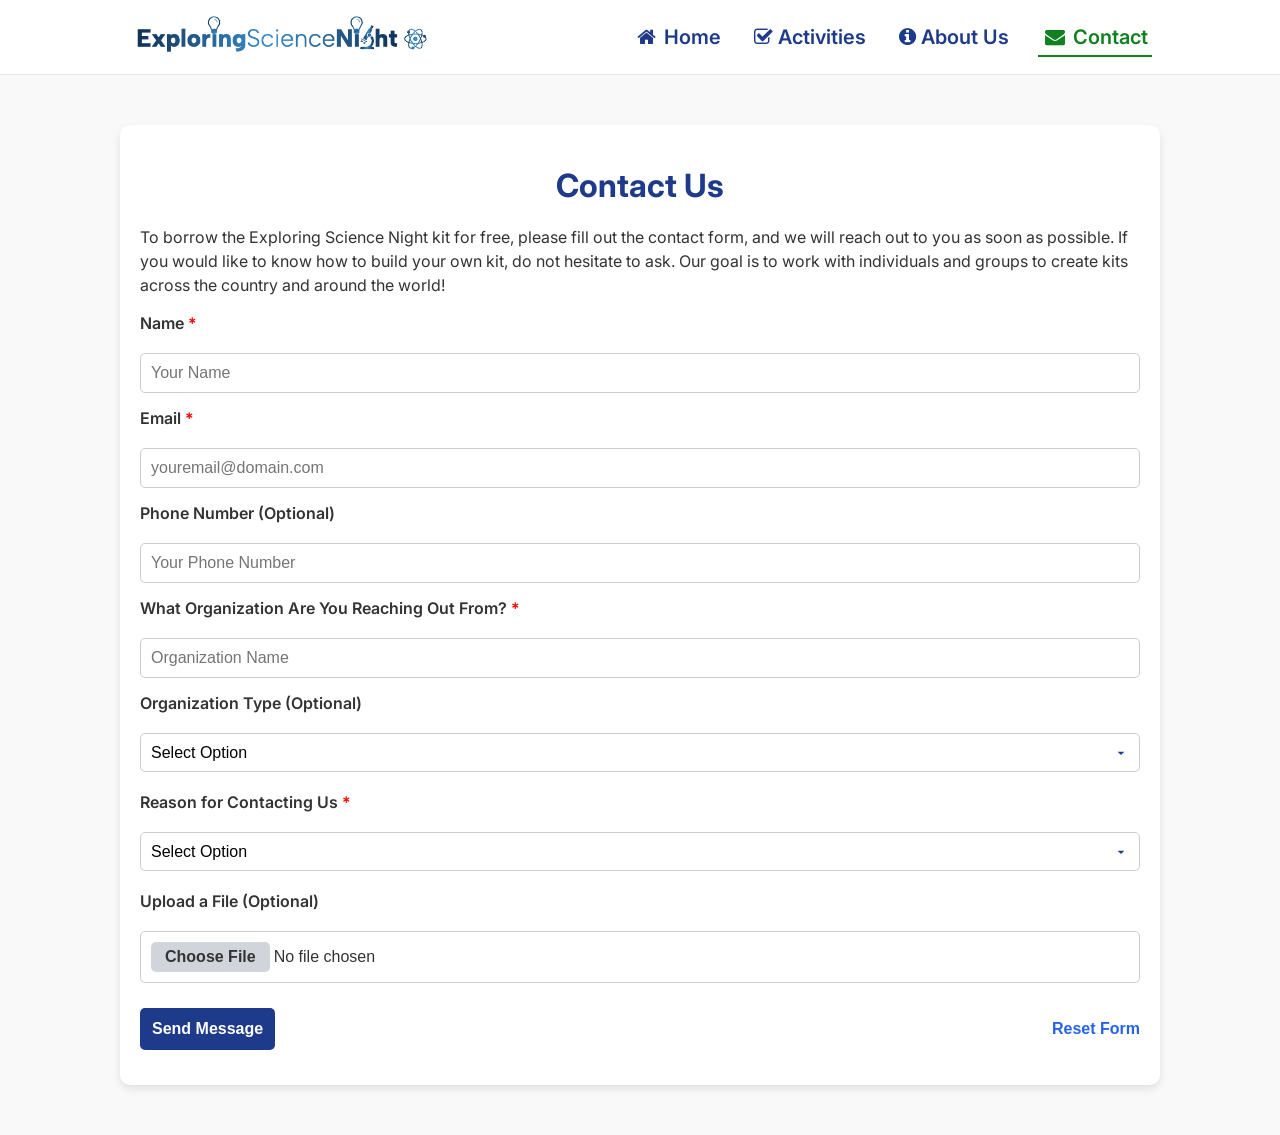
<file: contact.html>
<!DOCTYPE html>
<html lang="en">
<head>
  <meta charset="UTF-8">
  <title>Exploring Science Night - Contact Us</title>
  <link rel="icon" type="image/x-icon" href="/favicon-16X16.png">
  <link rel="stylesheet" href="https://cdnjs.cloudflare.com/ajax/libs/font-awesome/4.7.0/css/font-awesome.min.css">
  <link href="https://fonts.googleapis.com/css2?family=Inter:wght@400;600&display=swap" rel="stylesheet">
  <style>
    body {
      font-family: 'Inter', sans-serif;
      margin: 0;
      padding: 0;
      background: #f9f9f9;
      color: #333;
    }
    nav {
      background: #ffffff;
      border-bottom: 1px solid #e5e7eb;
      padding: 10px 10vw;
      position: sticky;
      top: 0;
      z-index: 1000;
      display: flex;
      align-items: center;
      justify-content: space-between;
      flex-wrap: wrap;
      position: relative;
    }
    #logo {
      height: 50px;
      width: auto;
    }
    nav ul {
      list-style: none;
      margin: 0;
      padding: 0;
      display: flex;
      justify-content: center;
      gap: 25px;
      flex-wrap: wrap;
    }
    nav ul li a {
      text-decoration: none;
      color: #1e3a8a;
      font-size: 1.25rem;
      font-weight: 600;
      padding: 6px 4px;
      transition: color 0.2s, border-bottom 0.2s;
      border-bottom: 2px solid transparent;
    }
    nav ul li a.active {
      color: #11801f;
      border-bottom: 2px solid #11801f;
    }
    nav ul li a:hover {
      color: #2563eb;
      border-bottom: 2px solid #2563eb;
    }
    .hamburger {
      display: none;
      flex-direction: column;
      gap: 4px;
      cursor: pointer;
    }
    .hamburger div {
      width: 25px;
      height: 3px;
      background: #1e3a8a;
    }
    @media (max-width: 1100px) {
      #logo {
        height: 40px;
      }
      nav ul li a {
        font-size: 15px;
      }
    }
    @media (max-width: 850px) {
      .hamburger {
        display: flex;
      }
      nav ul {
        display: none;
        flex-direction: column;
        position: absolute;
        top: 100%;
        right: 10vw;
        background: #ffffff;
        border: 1px solid #e5e7eb;
        border-radius: 5px;
        box-shadow: 0 4px 6px rgba(0,0,0,0.1);
        width: max-content;
        overflow: hidden;
        transition: max-height 0.3s ease;
        max-height: 0;
        gap: 0;
      }
      nav ul.show {
        display: flex;
        max-height: 500px;
      }
      nav ul li {
        margin: 0;
        padding: 4px 12px;
      }
    }
    @media (max-width: 350px) {
      #logo {
        display: none;
      }
    }
    #container {
      max-width: 1000px;
      margin: 50px auto;
      padding: 20px;
      background: #ffffff;
      border-radius: 10px;
      box-shadow: 0 4px 8px rgba(0,0,0,0.1);
    }
    h1 {
      text-align: center;
      color: #1e3a8a;
      margin-bottom: 20px;
    }
    p{
      line-height: 1.5;
    }
    #contact-form form {
      display: flex;
      flex-direction: column;
      gap: 15px;
    }
    #contact-form label {
      font-weight: 600;
      margin-bottom: 5px;
    }
    #contact-form label.required::after {
      content: " *";
      color: red;
    }
    #contact-form input,
    #contact-form textarea {
      padding: 10px;
      font-size: 1rem;
      border: 1px solid #ccc;
      border-radius: 5px;
      width: 100%;
      box-sizing: border-box;
    }
    #contact-form textarea {
      resize: vertical;
    }
    #buttonRow {
      display: flex;
      justify-content: space-between;
      align-items: center;
      margin-top: 10px;
      width: 100%;
    }
    #submitButton {
      padding: 12px;
      font-size: 1rem;
      font-weight: 600;
      color: #ffffff;
      background-color: #1e3a8a;
      border: none;
      border-radius: 5px;
      cursor: pointer;
      transition: background-color 0.2s;
    }
    #resetButton {
      background: none;
      border: none;
      color: #2563eb;
      font-size: 1rem;
      font-weight: 600;
      cursor: pointer;
      text-decoration: none;
      transition: color 0.2s;
      padding: 0;
    }
    #resetButton:hover {
      background-color: transparent !important;
      text-decoration: underline;
    }
    #contact-form select {
      padding: 10px;
      font-size: 1rem;
      border: 1px solid #ccc;
      border-radius: 5px;
      width: 100%;
      box-sizing: border-box;
      background-color: #fff;
      appearance: none;
      -webkit-appearance: none;
      -moz-appearance: none;
      background-image: url("data:image/svg+xml;utf8,<svg fill='%231e3a8a' height='20' viewBox='0 0 24 24' width='20' xmlns='http://www.w3.org/2000/svg'><path d='M7 10l5 5 5-5z'/></svg>");
      background-repeat: no-repeat;
      background-position: right 10px center;
      background-size: 16px;
      cursor: pointer;
      margin-bottom: 5px;
    }
    #contact-form select:hover, #contact-form select:focus {
      border-color: #2563eb;
      box-shadow: 0 0 0 3px rgba(37, 99, 235, 0.2);
      outline: none;
    }
    .otherContainer {
      display: none;
      flex-direction: column;
      gap: 15px;
    }
    #contact-form button:hover {
      background-color: #2563eb;
    }
    #file {
      padding: 10px;
      font-size: 1rem;
      border: 1px solid #ccc;
      border-radius: 5px;
      width: 100%;
      box-sizing: border-box;
      background-color: #fff;
      color: #333;
      cursor: pointer;
      transition: border-color 0.2s, box-shadow 0.2s;
    }
    #file:hover, #file:focus {
      border-color: #2563eb;
      box-shadow: 0 0 0 3px rgba(37, 99, 235, 0.15);
      outline: none;
    }
    #file::-webkit-file-upload-button {
      background: #d1d5db;
      color: #333;
      border: none;
      border-radius: 5px;
      font-weight: 600;
      padding: 6px 14px;
      font-size: 1rem;
      cursor: pointer;
      transition: background 0.2s;
    }
    #file::-webkit-file-upload-button:hover {
      background: #babdc2;
    }
    #file::file-selector-button {
      background: #d1d5db;
      color: #333;
      border: none;
      border-radius: 5px;
      font-weight: 600;
      padding: 6px 14px;
      font-size: 1rem;
      cursor: pointer;
      transition: background 0.2s;
    }
    #file::file-selector-button:hover {
      background: #babdc2;
    }
    #formResponse {
      margin-top: 15px;
      font-weight: 600;
    }
  </style>
</head>
<body>
  <div>
    <nav>
      <a href="home.html"><img id="logo" src="/logo.png" alt="Exploring Science Night Logo"></a>
      <div class="hamburger" onclick="hamburgerMenu()">
        <div></div>
        <div></div>
        <div></div>
      </div>
      <ul id="nav-links">
        <li><a href="home.html"><i class="fa fa-fw fa-home"></i> Home</a></li>
        <li><a href="activities.html"><i class="fa fa-check-square-o"></i> Activities</a></li>
        <li><a href="about.html"><i class="fa fa-info-circle"></i> About Us</a></li>
        <li><a href="contact.html" class="active"><i class="fa fa-fw fa-envelope"></i> Contact</a></li>
      </ul>
    </nav>
  </div>
  <div id="container">
    <h1>Contact Us</h1>
    <p>To borrow the Exploring Science Night kit for free, please fill out the contact form, and we will reach out to you as soon as possible. If you would like to know how to build your own kit, do not hesitate to ask. Our goal is to work with individuals and groups to create kits across the country and around the world!</p>
    <div id="contact-form">
      <form id="contactForm" data-form-id="xblzgraw">
        <label for="name" class="required">Name</label>
        <input type="text" id="name" name="Name:" required placeholder="Your Name">
        <label for="email" class="required">Email</label>
        <input type="text" id="email" name="Email:" required placeholder="youremail@domain.com">
        <label for="phoneNumber">Phone Number (Optional)</label>
        <input type="text" id="phoneNumber" name="Phone Number:" placeholder="Your Phone Number">
        <label for="organization" class="required">What Organization Are You Reaching Out From?</label>
        <input type="text" id="organization" name="Organization:" required placeholder="Organization Name">
        <label for="organization-type">Organization Type (Optional)</label>
        <select name="Organization Type:" id="organization-type">
          <option value="Prefer Not to Say" selected hidden>Select Option</option>
          <option value="Class/School">Class/School</option>
          <option value="Other">Other</option>
          <option value="Prefer Not to Say">Prefer Not to Say</option>
        </select>
        <div class="otherContainer">
          <label for="otherOrgType" class="required">Specify Your Organization Type:</label>
          <input type="text" id="otherOrgType" name="Specific Organization Type:" required placeholder="Organization Type">
        </div>
        <label for="reason" class="required">Reason for Contacting Us</label>
        <select name="Reason For Contacting:" id="reason">
          <option value="" disabled selected hidden>Select Option</option>
          <option value="Want to Borrow Kit">Borrow a Kit (Seattle Area Only)</option>
          <option value="Want to Build A Kit">Want to Build a Kit</option>
          <option value="Just Saying Hi">Just Saying Hi</option>
          <option value="Other. See Below">Other</option>
        </select>
        <div class="otherContainer">
          <label for="otherReason" class="required">Specify Your Reason for Contacting Us:</label>
          <textarea id="otherReason" name="Specific Reason for Contacting:" rows="5" required placeholder="Reason For Contacting Us"></textarea>
        </div>
        <label for="file">Upload a File (Optional)</label>
        <input type="file" id="file" name="File:">
        <div id="buttonRow">
          <button type="submit" id="submitButton">Send Message</button>
          <button type="reset" id="resetButton">Reset Form</button>
        </div>
      </form>
      <div id="formResponse"></div>
    </div>
  </div>
  <script>
    function hamburgerMenu() {
      const navLinks = document.getElementById("nav-links");
      navLinks.classList.toggle("show");
    }

    const toggles = [
      { select: document.getElementById("organization-type"), container: document.querySelectorAll(".otherContainer")[0], input: document.getElementById("otherOrgType"), trigger: "Other" },
      { select: document.getElementById("reason"), container: document.querySelectorAll(".otherContainer")[1], input: document.getElementById("otherReason"), trigger: "Other. See Below" }
    ];
    toggles.forEach(t => {
      t.select.addEventListener("change", function() {
        if (t.select.value === t.trigger) {
          t.container.style.display = "flex";
          t.input.required = true;
        } else {
          t.container.style.display = "none";
          t.input.required = false;
          t.input.value = "";
        }
      });
    });

    document.getElementById("contactForm").addEventListener("reset", function() {
      setTimeout(() => {
        toggles.forEach(t => {
          if (t && t.container) {
            t.container.style.display = "none";
          }
          if (t && t.input) {
            t.input.required = false;
            try { t.input.value = ""; } catch (e) {}
          }
        });
        const responseDiv = document.getElementById("formResponse");
        if (responseDiv) responseDiv.textContent = "";
      }, 0);
    });
    
    document.getElementById("contactForm").addEventListener("submit", function(e) {
      e.preventDefault();
      const form = e.target;
      const formData = new FormData(form);
      const formId = form.dataset.formId;
      const responseDiv = document.getElementById("formResponse");
      fetch(`https://formspree.io/f/${formId}`, {
        method: "POST",
        body: formData,
        headers: {
          'Accept': 'application/json'
        }
      })
              .then(response => response.json())
              .then(data => {
                if (data.ok) {
                  responseDiv.style.color = 'green';
                  responseDiv.textContent = "Your message has been sent! We will respond as soon as possible.";
                  form.reset();
                  toggles.forEach(t => {
                    t.container.style.display = "none";
                    t.input.required = false;
                    t.input.value = "";
                  });
                } else {
                  responseDiv.style.color = 'red';
                  responseDiv.textContent = "Oops! Please ensure that you have provided a valid email.";
                }
              })
              .catch(error => {
                responseDiv.style.color = 'red';
                responseDiv.textContent = "Oops! We have encountered an issue. Please reload the page and try again. If the issue persists, email 'exploringsciencenight@gmail.com' to get help.";
                console.error(error);
              });
    });
  </script>
</body>
</html>
</file>
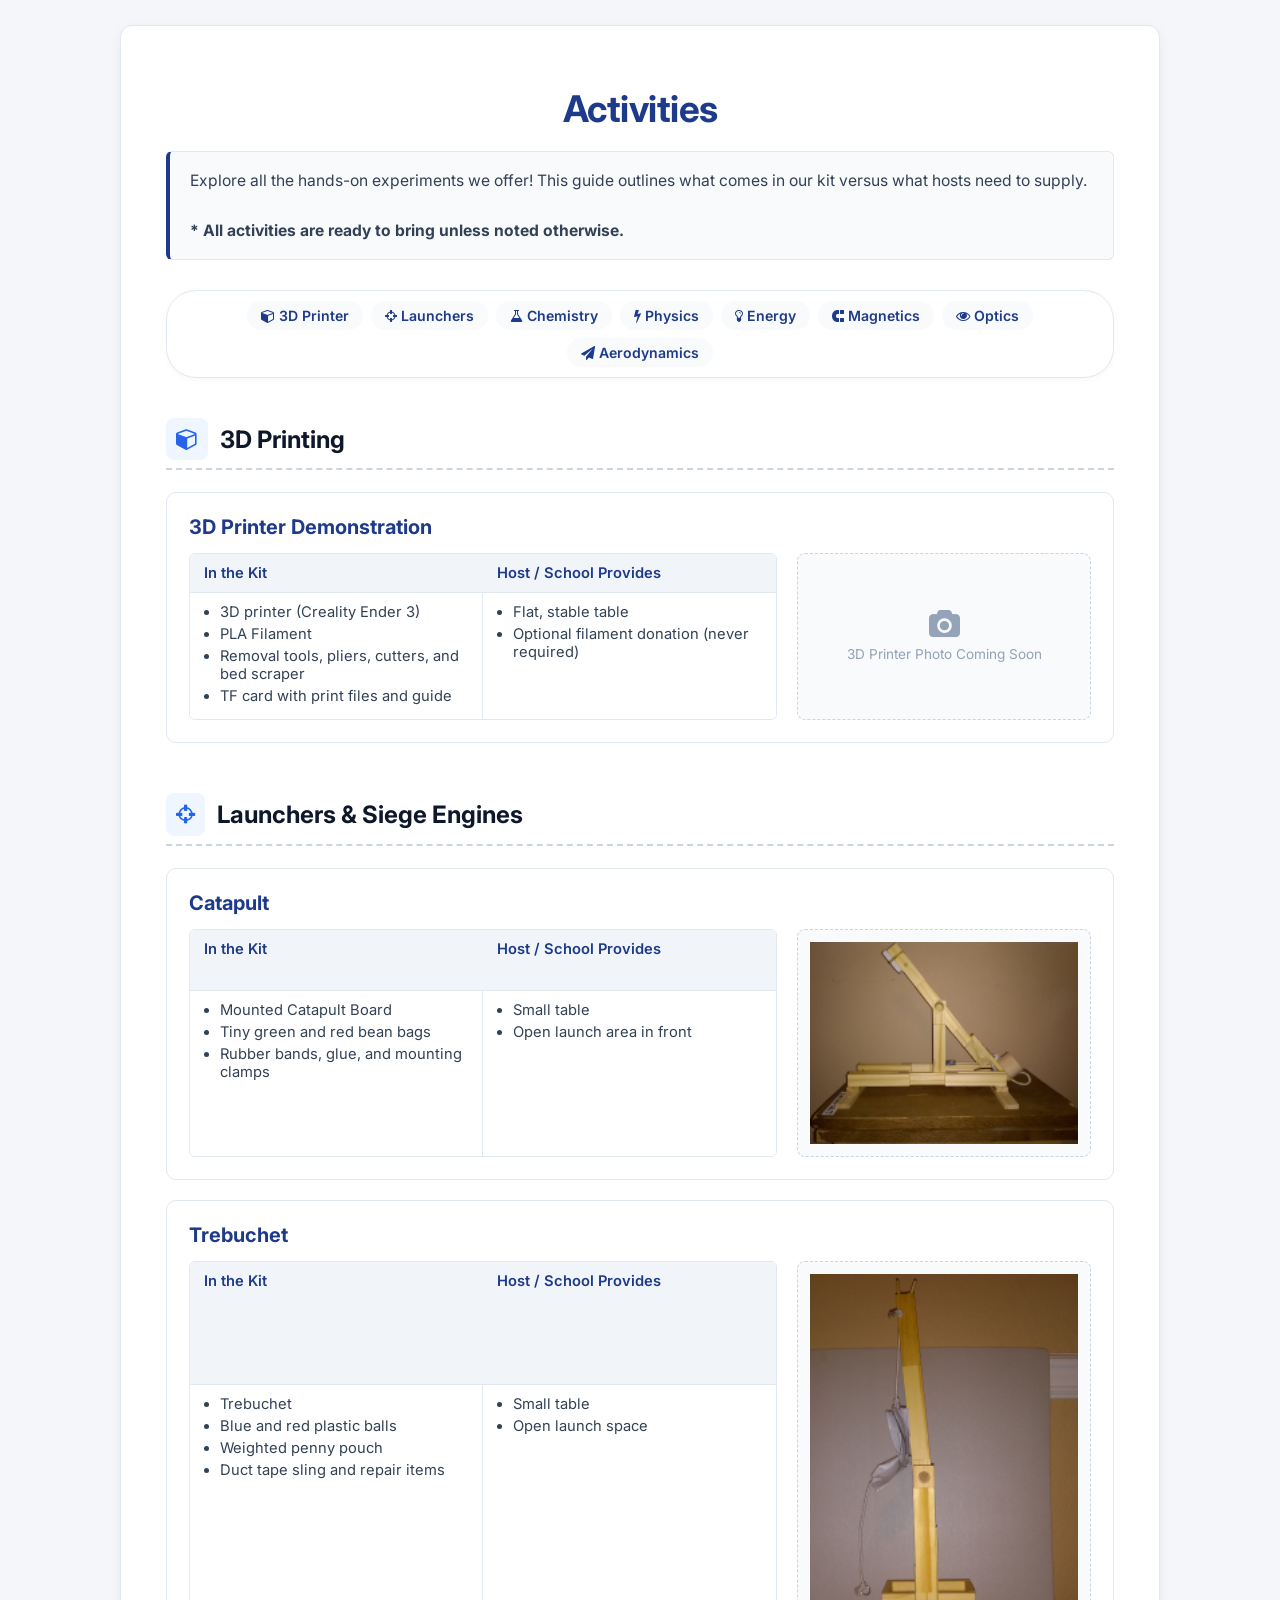
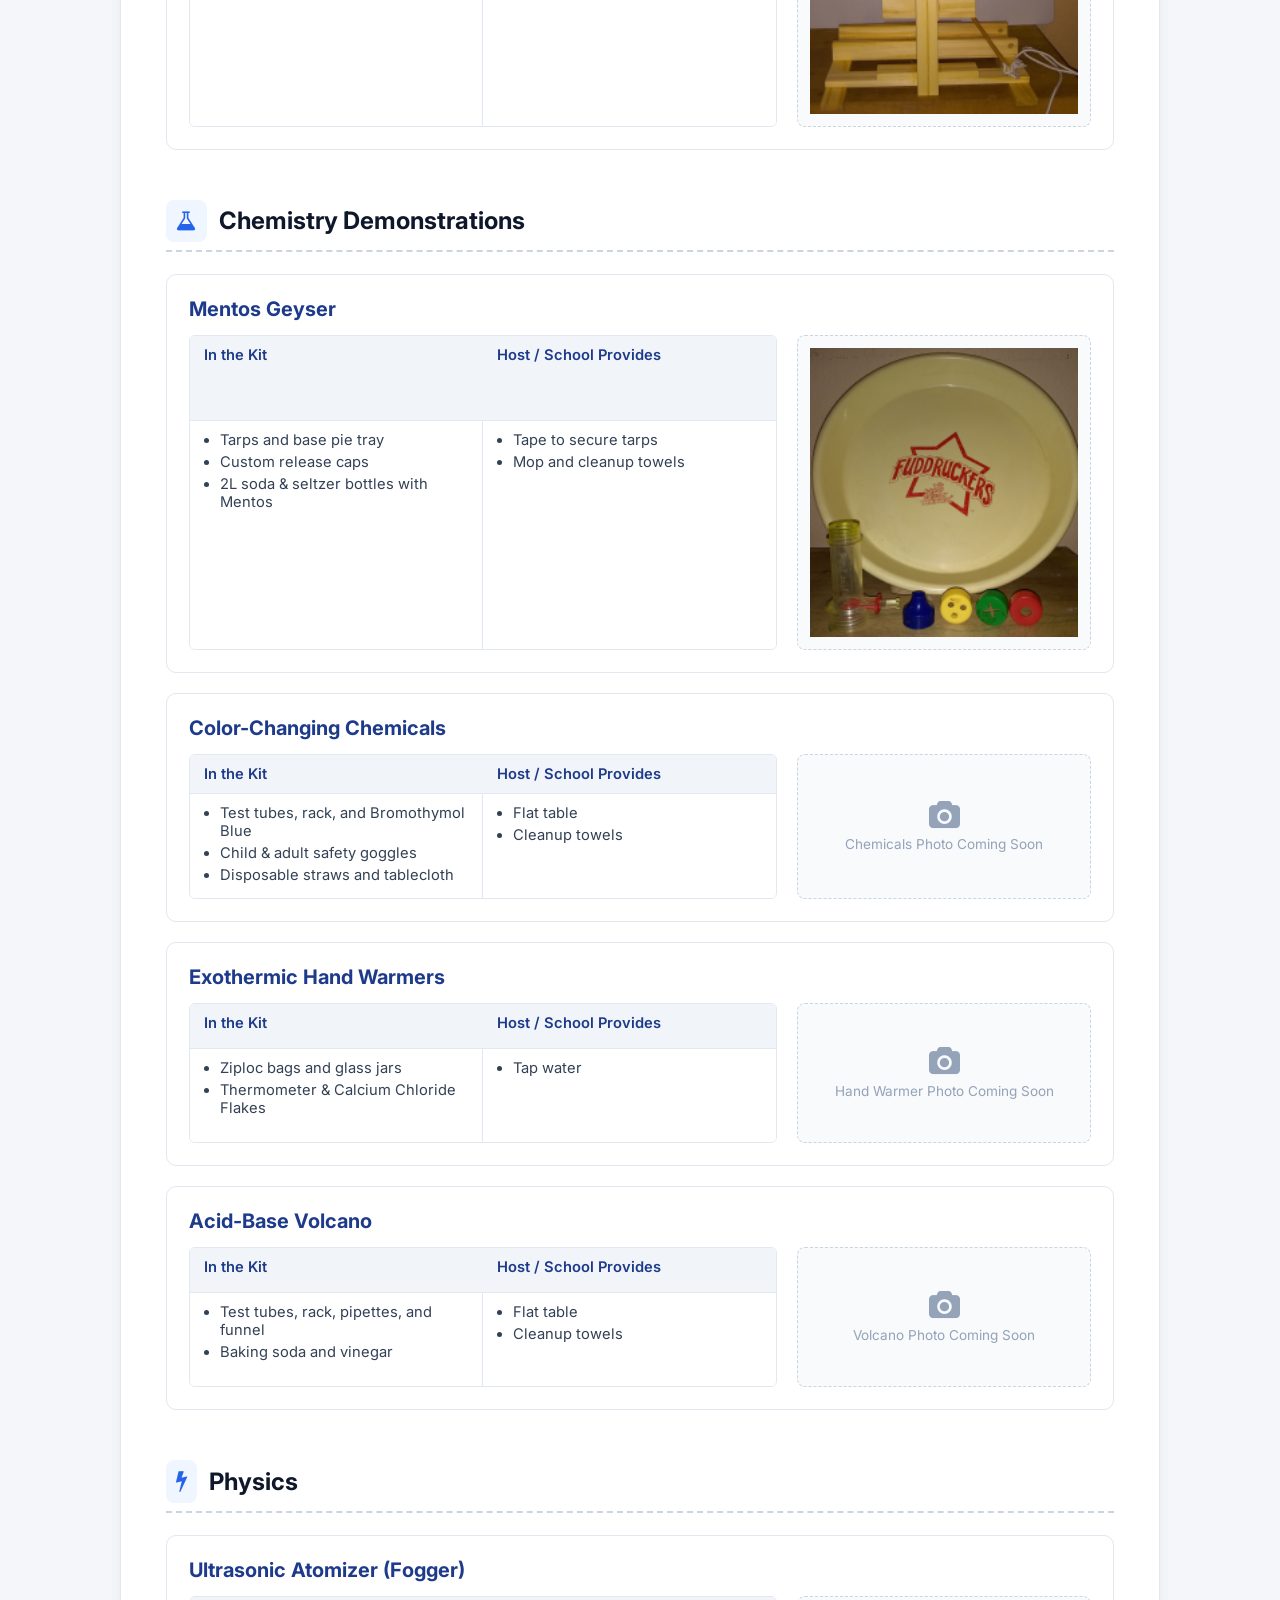
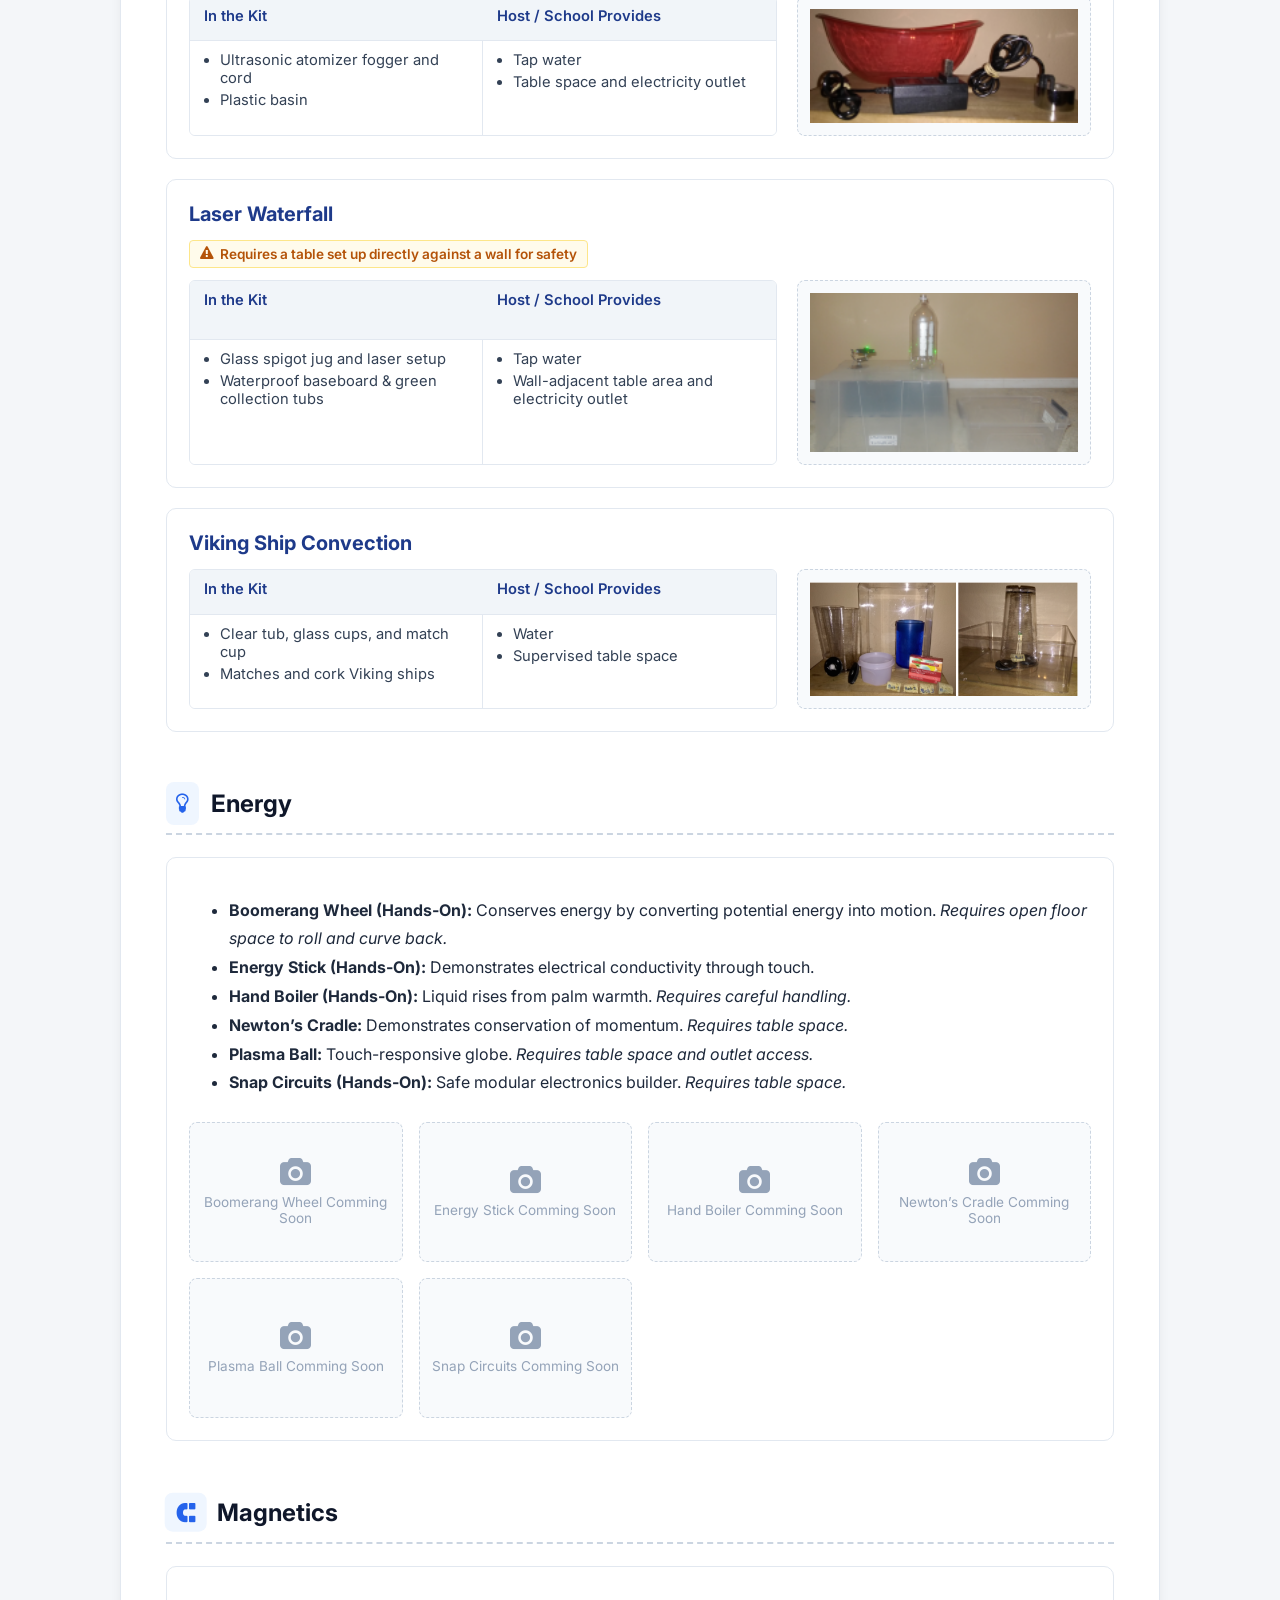
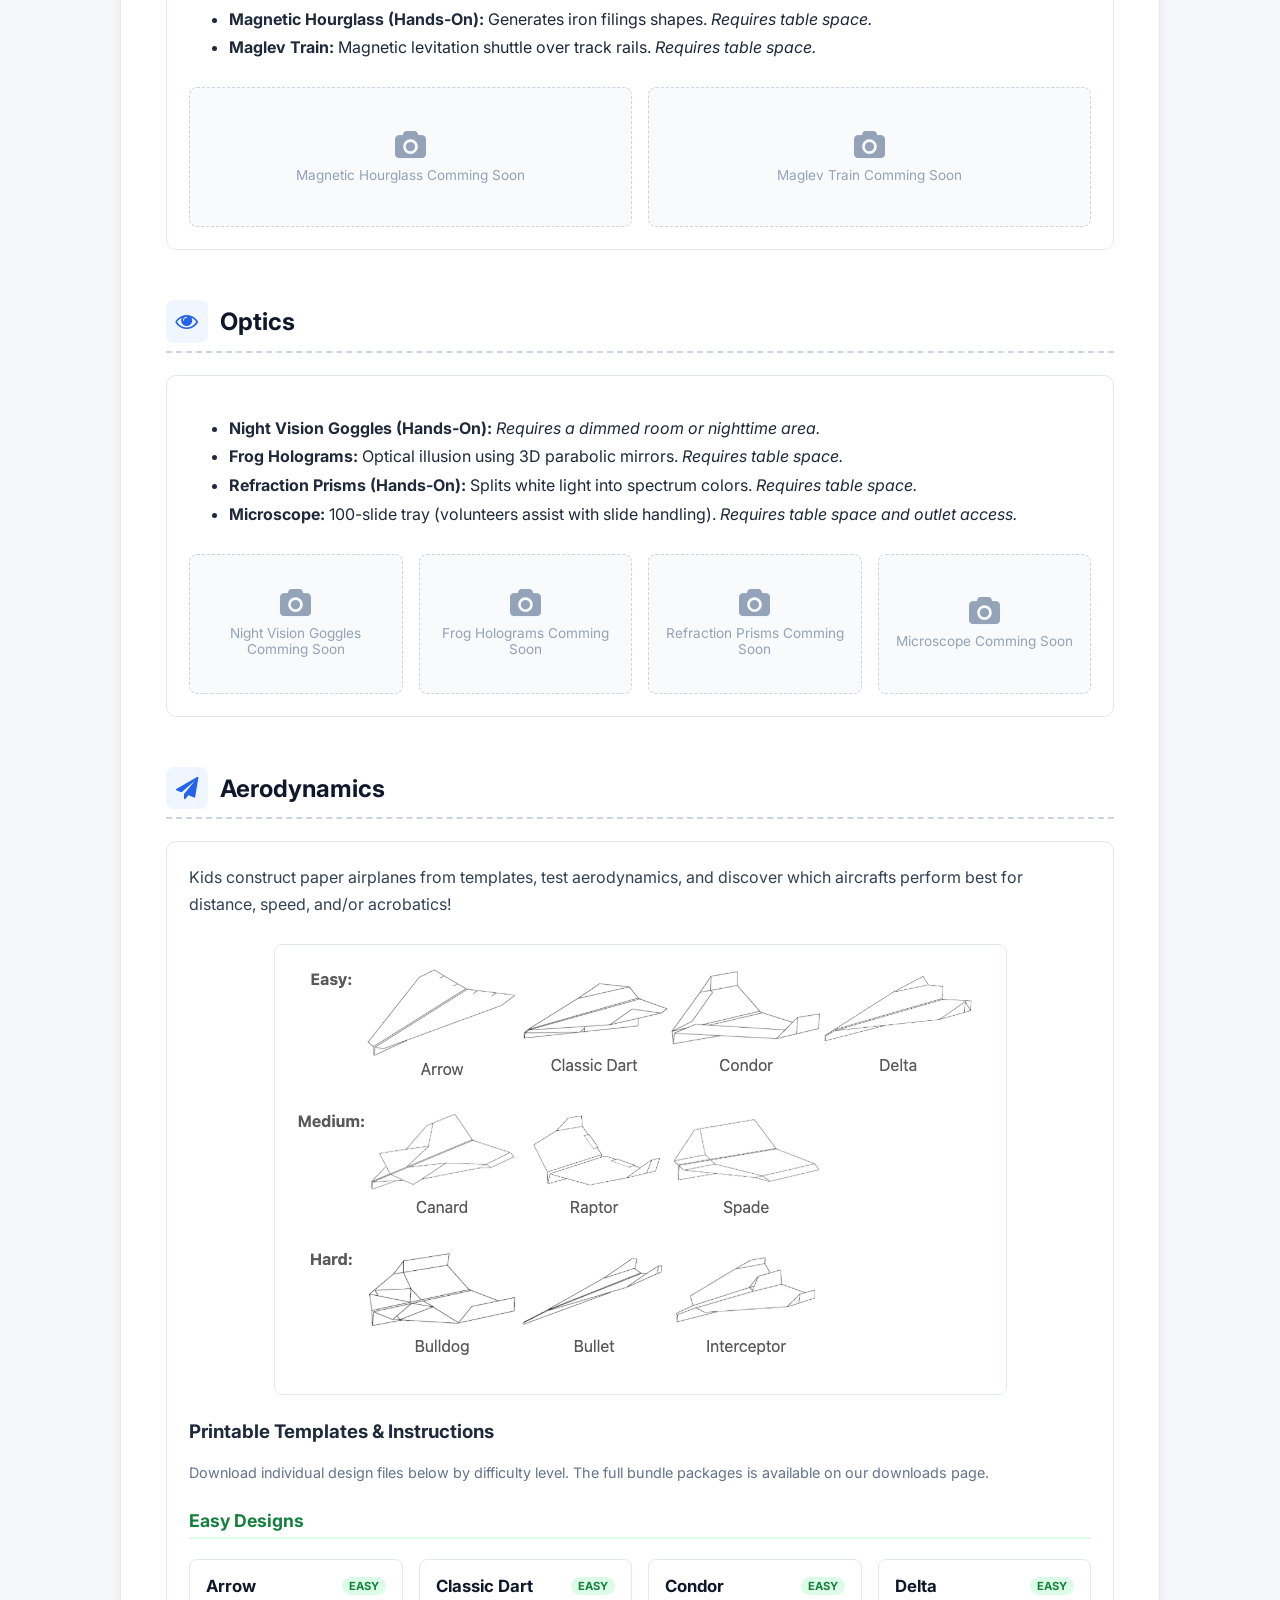
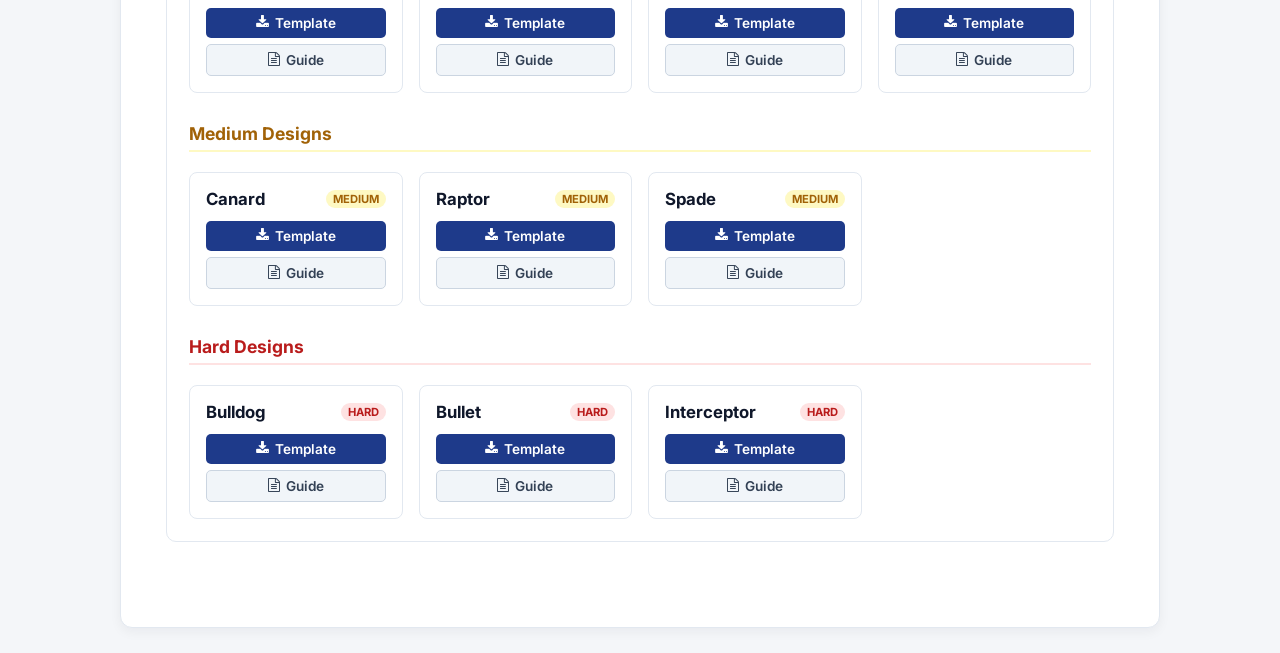
<file: html/activities.html>
<!DOCTYPE html>
<html lang="en">
<head>
  <meta charset="UTF-8">
  <title>Exploring Science Night - Activities</title>
  <link rel="stylesheet" href="https://cdnjs.cloudflare.com/ajax/libs/font-awesome/4.7.0/css/font-awesome.min.css">
  <link href="https://fonts.googleapis.com/css2?family=Inter:wght@400;500;600;700&display=swap" rel="stylesheet">
  <link rel="stylesheet" href="../index.css">
  <style>
    .toc-pills {
      display: flex;
      flex-wrap: wrap;
      gap: 8px;
      justify-content: center;
      background: #ffffff;
      border: 1px solid #e2e8f0;
      padding: 10px 14px;
      border-radius: 30px;
      margin-bottom: 40px;
      box-shadow: 0 2px 6px rgba(0,0,0,0.03);
      position: sticky;
      top: 10px;
      z-index: 100;
    }
    .toc-pills a {
      text-decoration: none;
      color: #1e3a8a;
      font-weight: 600;
      font-size: 0.88rem;
      padding: 6px 14px;
      background: #f8fafc;
      border-radius: 20px;
      transition: all 0.2s ease;
    }
    .toc-pills a:hover {
      background: #1e3a8a;
      color: #ffffff;
    }

    .category-block {
      margin-bottom: 50px;
    }
    .category-header {
      display: flex;
      align-items: center;
      gap: 12px;
      padding-bottom: 8px;
      margin-bottom: 22px;
      border-bottom: 2px dashed #cbd5e1;
    }
    .category-header i {
      font-size: 1.4rem;
      background: #eff6ff;
      color: #2563eb;
      padding: 10px;
      border-radius: 8px;
    }
    .category-header h2 {
      margin: 0;
      font-size: 1.5rem;
      color: #0f172a;
    }

    .activity-card {
      background: #ffffff;
      border: 1px solid #e2e8f0;
      border-radius: 10px;
      padding: 22px;
      margin-bottom: 20px;
      transition: border-color 0.2s ease, box-shadow 0.2s ease;
    }
    .activity-card:hover {
      border-color: #cbd5e1;
      box-shadow: 0 4px 12px rgba(0,0,0,0.04);
    }
    .activity-title {
      color: #1e3a8a;
      margin: 0 0 14px 0;
      font-size: 1.25rem;
      font-weight: 700;
    }

    .activity-layout {
      display: grid;
      grid-template-columns: 2fr 1fr;
      gap: 20px;
    }
    
    .media-box {
      background: #f8fafc;
      border: 1px dashed #cbd5e1;
      border-radius: 8px;
      min-height: 140px;
      display: flex;
      flex-direction: column;
      align-items: center;
      justify-content: center;
      color: #94a3b8;
      font-size: 0.85rem;
      text-align: center;
      padding: 12px;
      box-sizing: border-box;
    }
    .media-box i {
      font-size: 1.8rem;
      margin-bottom: 6px;
      color: #94a3b8;
    }
    
    .gallery-grid {
      display: grid;
      grid-template-columns: repeat(auto-fit, minmax(180px, 1fr));
      gap: 16px;
      margin-top: 25px;
    }

    .spec-table {
      width: 100%;
      border-collapse: separate;
      border-spacing: 0;
      border: 1px solid #e2e8f0;
      border-radius: 6px;
      overflow: hidden;
    }
    .spec-table th, .spec-table td {
      padding: 10px 14px;
      text-align: left;
      vertical-align: top;
      font-size: 0.92rem;
    }
    .spec-table th {
      background: #f1f5f9;
      color: #1e3a8a;
      font-weight: 600;
      width: 50%;
      border-bottom: 1px solid #e2e8f0;
    }
    .spec-table td {
      background: #ffffff;
    }
    .spec-table td:first-child {
      border-right: 1px solid #e2e8f0;
    }
    .spec-table ul {
      margin: 0;
      padding-left: 16px;
    }
    .spec-table li {
      margin-bottom: 4px;
      color: #334155;
    }

    .badge-alert {
      display: inline-flex;
      align-items: center;
      gap: 6px;
      background: #fffbebf5;
      color: #b45309;
      border: 1px solid #fde68a;
      padding: 5px 10px;
      border-radius: 4px;
      font-size: 0.85rem;
      font-weight: 600;
      margin-bottom: 12px;
    }

    .airplane-grid {
      display: grid;
      grid-template-columns: repeat(auto-fill, minmax(200px, 1fr));
      gap: 16px;
      margin-top: 20px;
    }
    .airplane-item {
      background: #ffffff;
      border: 1px solid #e2e8f0;
      border-radius: 8px;
      padding: 16px;
      display: flex;
      flex-direction: column;
      justify-content: space-between;
      transition: transform 0.15s ease;
    }
    .airplane-item:hover {
      transform: translateY(-2px);
    }
    .airplane-header {
      display: flex;
      justify-content: space-between;
      align-items: center;
      margin-bottom: 12px;
    }
    .airplane-item h4 {
      margin: 0;
      color: #0f172a;
      font-size: 1.05rem;
    }
    .tag {
      font-size: 0.7rem;
      font-weight: 700;
      text-transform: uppercase;
      padding: 2px 7px;
      border-radius: 10px;
    }
    .tag-easy { background: #dcfce7; color: #15803d; }
    .tag-med { background: #fef9c3; color: #a16207; }
    .tag-hard { background: #fee2e2; color: #b91c1c; }
    
    .btn-stack {
      display: flex;
      flex-direction: column;
      gap: 6px;
    }
    .btn-dl {
      display: inline-flex;
      align-items: center;
      justify-content: center;
      gap: 6px;
      padding: 7px 10px;
      border-radius: 5px;
      font-size: 0.85rem;
      font-weight: 600;
      text-decoration: none;
      transition: all 0.2s ease;
    }
    .btn-dl-primary {
      background: #1e3a8a;
      color: #ffffff;
    }
    .btn-dl-primary:hover {
      background: #2563eb;
    }
    .btn-dl-sub {
      background: #f1f5f9;
      color: #334155;
      border: 1px solid #cbd5e1;
    }
    .btn-dl-sub:hover {
      background: #e2e8f0;
    }

    @media (max-width: 700px) {
      .activity-layout {
        grid-template-columns: 1fr;
      }
    }
  </style>
</head>
<body class="frame-body">

  <div id="container">
    <h1>Activities</h1>

    <div class="banner-note">
      Explore all the hands-on experiments we offer! This guide outlines what comes in our kit versus what hosts need to supply.
      <br><br><strong>* All activities are ready to bring unless noted otherwise.</strong>
    </div>    

    <div class="toc-pills">
      <a href="#3d-printer"><i class="fa fa-cube"></i> 3D Printer</a>
      <a href="#launchers"><i class="fa fa-crosshairs"></i> Launchers</a>
      <a href="#chemistry"><i class="fa fa-flask"></i> Chemistry</a>
      <a href="#physics"><i class="fa fa-bolt"></i> Physics</a>
      <a href="#energy"><i class="fa fa-lightbulb-o"></i> Energy</a>
      <a href="#magnetics"><i class="fa fa-magnet" style="transform: rotate(90deg);"></i> Magnetics</a>
      <a href="#optics"><i class="fa fa-eye"></i> Optics</a>
      <a href="#paper-airplanes"><i class="fa fa-paper-plane"></i> Aerodynamics</a>
    </div>

    <div class="category-block" id="3d-printer">
      <div class="category-header">
        <i class="fa fa-cube"></i>
        <h2>3D Printing</h2>
      </div>

      <div class="activity-card">
        <h3 class="activity-title">3D Printer Demonstration</h3>
        <div class="activity-layout">
          <table class="spec-table">
            <tr>
              <th>In the Kit</th>
              <th>Host / School Provides</th>
            </tr>
            <tr>
              <td>
                <ul>
                  <li>3D printer (Creality Ender 3)</li>
                  <li>PLA Filament</li>
                  <li>Removal tools, pliers, cutters, and bed scraper</li>
                  <li>TF card with print files and guide</li>
                </ul>
              </td>
              <td>
                <ul>
                  <li>Flat, stable table</li>
                  <li>Optional filament donation (never required)</li>
                </ul>
              </td>
            </tr>
          </table>
          <div class="media-box">
            <i class="fa fa-camera"></i>
            <span>3D Printer Photo Coming Soon</span>
          </div>
        </div>
      </div>
    </div>

    <div class="category-block" id="launchers">
      <div class="category-header">
        <i class="fa fa-crosshairs"></i>
        <h2>Launchers & Siege Engines</h2>
      </div>

      <div class="activity-card">
        <h3 class="activity-title">Catapult</h3>
        <div class="activity-layout">
          <table class="spec-table">
            <tr>
              <th>In the Kit</th>
              <th>Host / School Provides</th>
            </tr>
            <tr>
              <td>
                <ul>
                  <li>Mounted Catapult Board</li>
                  <li>Tiny green and red bean bags</li>
                  <li>Rubber bands, glue, and mounting clamps</li>
                </ul>
              </td>
              <td>
                <ul>
                  <li>Small table</li>
                  <li>Open launch area in front</li>
                </ul>
              </td>
            </tr>
          </table>
          <div class="media-box"><img width="100%" height="100%" src="../assets/activities_imgs/catapult.png"></img></div>
        </div>
      </div>

      <div class="activity-card">
        <h3 class="activity-title">Trebuchet</h3>
        <div class="activity-layout">
          <table class="spec-table">
            <tr>
              <th>In the Kit</th>
              <th>Host / School Provides</th>
            </tr>
            <tr>
              <td>
                <ul>
                  <li>Trebuchet</li>
                  <li>Blue and red plastic balls</li>
                  <li>Weighted penny pouch</li>
                  <li>Duct tape sling and repair items</li>
                </ul>
              </td>
              <td>
                <ul>
                  <li>Small table</li>
                  <li>Open launch space</li>
                </ul>
              </td>
            </tr>
          </table>
          <div class="media-box"><img width="100%" height="100%" src="../assets/activities_imgs/trebuchet.png"></img></div>
        </div>
      </div>
    </div>

    <div class="category-block" id="chemistry">
      <div class="category-header">
        <i class="fa fa-flask"></i>
        <h2>Chemistry Demonstrations</h2>
      </div>

      <div class="activity-card">
        <h3 class="activity-title">Mentos Geyser</h3>
        <div class="activity-layout">
          <table class="spec-table">
            <tr>
              <th>In the Kit</th>
              <th>Host / School Provides</th>
            </tr>
            <tr>
              <td>
                <ul>
                  <li>Tarps and base pie tray</li>
                  <li>Custom release caps</li>
                  <li>2L soda & seltzer bottles with Mentos</li>
                </ul>
              </td>
              <td>
                <ul>
                  <li>Tape to secure tarps</li>
                  <li>Mop and cleanup towels</li>
                </ul>
              </td>
            </tr>
          </table>
          <div class="media-box"><img width="100%" height="100%" src="../assets/activities_imgs/mentos-geyser.png"></img></div>
        </div>
      </div>

      <div class="activity-card">
        <h3 class="activity-title">Color-Changing Chemicals</h3>
        <div class="activity-layout">
          <table class="spec-table">
            <tr>
              <th>In the Kit</th>
              <th>Host / School Provides</th>
            </tr>
            <tr>
              <td>
                <ul>
                  <li>Test tubes, rack, and Bromothymol Blue</li>
                  <li>Child & adult safety goggles</li>
                  <li>Disposable straws and tablecloth</li>
                </ul>
              </td>
              <td>
                <ul>
                  <li>Flat table</li>
                  <li>Cleanup towels</li>
                </ul>
              </td>
            </tr>
          </table>
          <div class="media-box">
            <i class="fa fa-camera"></i>
            <span>Chemicals Photo Coming Soon</span>
          </div>
        </div>
      </div>

      <div class="activity-card">
        <h3 class="activity-title">Exothermic Hand Warmers</h3>
        <div class="activity-layout">
          <table class="spec-table">
            <tr>
              <th>In the Kit</th>
              <th>Host / School Provides</th>
            </tr>
            <tr>
              <td>
                <ul>
                  <li>Ziploc bags and glass jars</li>
                  <li>Thermometer & Calcium Chloride Flakes</li>
                </ul>
              </td>
              <td>
                <ul>
                  <li>Tap water</li>
                </ul>
              </td>
            </tr>
          </table>
          <div class="media-box">
            <i class="fa fa-camera"></i>
            <span>Hand Warmer Photo Coming Soon</span>
          </div>
        </div>
      </div>

      <div class="activity-card">
        <h3 class="activity-title">Acid-Base Volcano</h3>
        <div class="activity-layout">
          <table class="spec-table">
            <tr>
              <th>In the Kit</th>
              <th>Host / School Provides</th>
            </tr>
            <tr>
              <td>
                <ul>
                  <li>Test tubes, rack, pipettes, and funnel</li>
                  <li>Baking soda and vinegar</li>
                </ul>
              </td>
              <td>
                <ul>
                  <li>Flat table</li>
                  <li>Cleanup towels</li>
                </ul>
              </td>
            </tr>
          </table>
          <div class="media-box">
            <i class="fa fa-camera"></i>
            <span>Volcano Photo Coming Soon</span>
          </div>
        </div>
      </div>
    </div>

    <div class="category-block" id="physics">
      <div class="category-header">
        <i class="fa fa-bolt"></i>
        <h2>Physics</h2>
      </div>

      <div class="activity-card">
        <h3 class="activity-title">Ultrasonic Atomizer (Fogger)</h3>
        <div class="activity-layout">
          <table class="spec-table">
            <tr>
              <th>In the Kit</th>
              <th>Host / School Provides</th>
            </tr>
            <tr>
              <td>
                <ul>
                  <li>Ultrasonic atomizer fogger and cord</li>
                  <li>Plastic basin</li>
                </ul>
              </td>
              <td>
                <ul>
                  <li>Tap water</li>
                  <li>Table space and electricity outlet</li>
                </ul>
              </td>
            </tr>
          </table>
          <div class="media-box"><img width="100%" height="100%" src="../assets/activities_imgs/fogger.png"></img></div>
        </div>
      </div>

      <div class="activity-card">
        <h3 class="activity-title">Laser Waterfall</h3>
        <div class="badge-alert"><i class="fa fa-exclamation-triangle"></i> Requires a table set up directly against a wall for safety</div>
        <div class="activity-layout">
          <table class="spec-table">
            <tr>
              <th>In the Kit</th>
              <th>Host / School Provides</th>
            </tr>
            <tr>
              <td>
                <ul>
                  <li>Glass spigot jug and laser setup</li>
                  <li>Waterproof baseboard & green collection tubs</li>
                </ul>
              </td>
              <td>
                <ul>
                  <li>Tap water</li>
                  <li>Wall-adjacent table area and electricity outlet</li>
                </ul>
              </td>
            </tr>
          </table>
          <div class="media-box"><img width="100%" height="100%" src="../assets/activities_imgs/laser-waterfall.png"></img></div>
        </div>
      </div>

      <div class="activity-card">
        <h3 class="activity-title">Viking Ship Convection</h3>
        <div class="activity-layout">
          <table class="spec-table">
            <tr>
              <th>In the Kit</th>
              <th>Host / School Provides</th>
            </tr>
            <tr>
              <td>
                <ul>
                  <li>Clear tub, glass cups, and match cup</li>
                  <li>Matches and cork Viking ships</li>
                </ul>
              </td>
              <td>
                <ul>
                  <li>Water</li>
                  <li>Supervised table space</li>
                </ul>
              </td>
            </tr>
          </table>
          <div class="media-box"><img width="100%" height="100%" src="../assets/activities_imgs/viking-ship.png"></img></div>
        </div>
      </div>
    </div>

    <div class="category-block" id="energy">
      <div class="category-header">
        <i class="fa fa-lightbulb-o"></i>
        <h2>Energy</h2>
      </div>

      <div class="activity-card">
        <ul style="line-height: 1.8;">
          <li><strong>Boomerang Wheel (Hands-On):</strong> Conserves energy by converting potential energy into motion. <em>Requires open floor space to roll and curve back.</em></li>
          <li><strong>Energy Stick (Hands-On):</strong> Demonstrates electrical conductivity through touch.</li>
          <li><strong>Hand Boiler (Hands-On):</strong> Liquid rises from palm warmth. <em>Requires careful handling.</em></li>
          <li><strong>Newton’s Cradle:</strong> Demonstrates conservation of momentum. <em>Requires table space.</em></li>
          <li><strong>Plasma Ball:</strong> Touch-responsive globe. <em>Requires table space and outlet access.</em></li>
          <li><strong>Snap Circuits (Hands-On):</strong> Safe modular electronics builder. <em>Requires table space.</em></li>
        </ul>
        
        <div class="gallery-grid">
          <div class="media-box">
            <i class="fa fa-camera"></i>
            <span>Boomerang Wheel Comming Soon</span>
          </div>
          <div class="media-box">
            <i class="fa fa-camera"></i>
            <span>Energy Stick Comming Soon</span>
          </div>
          <div class="media-box">
            <i class="fa fa-camera"></i>
            <span>Hand Boiler Comming Soon</span>
          </div>
          <div class="media-box">
            <i class="fa fa-camera"></i>
            <span>Newton’s Cradle Comming Soon</span>
          </div>
          <div class="media-box">
            <i class="fa fa-camera"></i>
            <span>Plasma Ball Comming Soon</span>
          </div>
          <div class="media-box">
            <i class="fa fa-camera"></i>
            <span>Snap Circuits Comming Soon</span>
          </div>
        </div>
      </div>
    </div>

    <div class="category-block" id="magnetics">
      <div class="category-header">
        <i class="fa fa-magnet" style="transform: rotate(90deg);"></i>
        <h2>Magnetics</h2>
      </div>

      <div class="activity-card">
        <ul style="line-height: 1.8;">
          <li><strong>Magnetic Hourglass (Hands-On):</strong> Generates iron filings shapes. <em>Requires table space.</em></li>
          <li><strong>Maglev Train:</strong> Magnetic levitation shuttle over track rails. <em>Requires table space.</em></li>
        </ul>
        
        <div class="gallery-grid">
          <div class="media-box">
            <i class="fa fa-camera"></i>
            <span>Magnetic Hourglass Comming Soon</span>
          </div>
          <div class="media-box">
            <i class="fa fa-camera"></i>
            <span>Maglev Train Comming Soon</span>
          </div>
        </div>
      </div>
    </div>

    <div class="category-block" id="optics">
      <div class="category-header">
        <i class="fa fa-eye"></i>
        <h2>Optics</h2>
      </div>

      <div class="activity-card">
        <ul style="line-height: 1.8;">
          <li><strong>Night Vision Goggles (Hands-On):</strong> <em>Requires a dimmed room or nighttime area.</em></li>
          <li><strong>Frog Holograms:</strong> Optical illusion using 3D parabolic mirrors. <em>Requires table space.</em></li>
          <li><strong>Refraction Prisms (Hands-On):</strong> Splits white light into spectrum colors. <em>Requires table space.</em></li>
          <li><strong>Microscope:</strong> 100-slide tray (volunteers assist with slide handling). <em>Requires table space and outlet access.</em></li>
        </ul>
        
        <div class="gallery-grid">
          <div class="media-box">
            <i class="fa fa-camera"></i>
            <span>Night Vision Goggles Comming Soon</span>
          </div>
          <div class="media-box">
            <i class="fa fa-camera"></i>
            <span>Frog Holograms Comming Soon</span>
          </div>
          <div class="media-box">
            <i class="fa fa-camera"></i>
            <span>Refraction Prisms Comming Soon</span>
          </div>
          <div class="media-box">
            <i class="fa fa-camera"></i>
            <span>Microscope Comming Soon</span>
          </div>
        </div>
      </div>
    </div>

    <div class="category-block" id="paper-airplanes">
      <div class="category-header">
        <i class="fa fa-paper-plane"></i>
        <h2>Aerodynamics</h2>
      </div>

      <div class="activity-card">
        <p>
          Kids construct paper airplanes from templates, test aerodynamics, and discover which aircrafts perform best for distance, speed, and/or acrobatics!
        </p>

        <div style="text-align: center; margin: 25px 0;">
          <img src="../assets/activities_imgs/paper-airplanes.png" alt="Paper Airplanes Selection" style="max-width: 100%; border-radius: 8px; border: 1px solid #e2e8f0; display: block; margin: 0 auto;">
        </div>

        <h3>Printable Templates & Instructions</h3>
        <p style="font-size: 0.9rem; color: #64748b; margin-bottom: 24px;">Download individual design files below by difficulty level. The full bundle packages is available on our downloads page.</p>

        <div style="margin-bottom: 30px;">
          <h4 style="color: #15803d; border-bottom: 2px solid #dcfce7; padding-bottom: 6px; margin-bottom: 14px; font-size: 1.1rem;">Easy Designs</h4>
          <div class="airplane-grid">
            <div class="airplane-item">
              <div class="airplane-header">
                <h4>Arrow</h4>
                <span class="tag tag-easy">Easy</span>
              </div>
              <div class="btn-stack">
                <a href="../assets/airplane_templates/easy/arrow/template.pdf" download class="btn-dl btn-dl-primary">
                  <i class="fa fa-download"></i> Template
                </a>
                <a href="../assets/airplane_templates/easy/arrow/instructions.pdf" download class="btn-dl btn-dl-sub">
                  <i class="fa fa-file-text-o"></i> Guide
                </a>
              </div>
            </div>

            <div class="airplane-item">
              <div class="airplane-header">
                <h4>Classic Dart</h4>
                <span class="tag tag-easy">Easy</span>
              </div>
              <div class="btn-stack">
                <a href="../assets/airplane_templates/easy/classic_dart/template.pdf" download class="btn-dl btn-dl-primary">
                  <i class="fa fa-download"></i> Template
                </a>
                <a href="../assets/airplane_templates/easy/classic_dart/instructions.pdf" download class="btn-dl btn-dl-sub">
                  <i class="fa fa-file-text-o"></i> Guide
                </a>
              </div>
            </div>

            <div class="airplane-item">
              <div class="airplane-header">
                <h4>Condor</h4>
                <span class="tag tag-easy">Easy</span>
              </div>
              <div class="btn-stack">
                <a href="../assets/airplane_templates/easy/condor/template.pdf" download class="btn-dl btn-dl-primary">
                  <i class="fa fa-download"></i> Template
                </a>
                <a href="../assets/airplane_templates/easy/condor/instructions.pdf" download class="btn-dl btn-dl-sub">
                  <i class="fa fa-file-text-o"></i> Guide
                </a>
              </div>
            </div>

            <div class="airplane-item">
              <div class="airplane-header">
                <h4>Delta</h4>
                <span class="tag tag-easy">Easy</span>
              </div>
              <div class="btn-stack">
                <a href="../assets/airplane_templates/easy/delta/template.pdf" download class="btn-dl btn-dl-primary">
                  <i class="fa fa-download"></i> Template
                </a>
                <a href="../assets/airplane_templates/easy/delta/instructions.pdf" download class="btn-dl btn-dl-sub">
                  <i class="fa fa-file-text-o"></i> Guide
                </a>
              </div>
            </div>
          </div>
        </div>

        <div style="margin-bottom: 30px;">
          <h4 style="color: #a16207; border-bottom: 2px solid #fef9c3; padding-bottom: 6px; margin-bottom: 14px; font-size: 1.1rem;">Medium Designs</h4>
          <div class="airplane-grid">
            <div class="airplane-item">
              <div class="airplane-header">
                <h4>Canard</h4>
                <span class="tag tag-med">Medium</span>
              </div>
              <div class="btn-stack">
                <a href="../assets/airplane_templates/medium/canard/template.pdf" download class="btn-dl btn-dl-primary">
                  <i class="fa fa-download"></i> Template
                </a>
                <a href="../assets/airplane_templates/medium/canard/instructions.pdf" download class="btn-dl btn-dl-sub">
                  <i class="fa fa-file-text-o"></i> Guide
                </a>
              </div>
            </div>

            <div class="airplane-item">
              <div class="airplane-header">
                <h4>Raptor</h4>
                <span class="tag tag-med">Medium</span>
              </div>
              <div class="btn-stack">
                <a href="../assets/airplane_templates/medium/raptor/template.pdf" download class="btn-dl btn-dl-primary">
                  <i class="fa fa-download"></i> Template
                </a>
                <a href="../assets/airplane_templates/medium/raptor/instructions.pdf" download class="btn-dl btn-dl-sub">
                  <i class="fa fa-file-text-o"></i> Guide
                </a>
              </div>
            </div>

            <div class="airplane-item">
              <div class="airplane-header">
                <h4>Spade</h4>
                <span class="tag tag-med">Medium</span>
              </div>
              <div class="btn-stack">
                <a href="../assets/airplane_templates/medium/spade/template.pdf" download class="btn-dl btn-dl-primary">
                  <i class="fa fa-download"></i> Template
                </a>
                <a href="../assets/airplane_templates/medium/spade/instructions.pdf" download class="btn-dl btn-dl-sub">
                  <i class="fa fa-file-text-o"></i> Guide
                </a>
              </div>
            </div>
          </div>
        </div>

        <div>
          <h4 style="color: #b91c1c; border-bottom: 2px solid #fee2e2; padding-bottom: 6px; margin-bottom: 14px; font-size: 1.1rem;">Hard Designs</h4>
          <div class="airplane-grid">
            <div class="airplane-item">
              <div class="airplane-header">
                <h4>Bulldog</h4>
                <span class="tag tag-hard">Hard</span>
              </div>
              <div class="btn-stack">
                <a href="../assets/airplane_templates/hard/bulldog/template.pdf" download class="btn-dl btn-dl-primary">
                  <i class="fa fa-download"></i> Template
                </a>
                <a href="../assets/airplane_templates/hard/bulldog/instructions.pdf" download class="btn-dl btn-dl-sub">
                  <i class="fa fa-file-text-o"></i> Guide
                </a>
              </div>
            </div>

            <div class="airplane-item">
              <div class="airplane-header">
                <h4>Bullet</h4>
                <span class="tag tag-hard">Hard</span>
              </div>
              <div class="btn-stack">
                <a href="../assets/airplane_templates/hard/bullet/template.pdf" download class="btn-dl btn-dl-primary">
                  <i class="fa fa-download"></i> Template
                </a>
                <a href="../assets/airplane_templates/hard/bullet/instructions.pdf" download class="btn-dl btn-dl-sub">
                  <i class="fa fa-file-text-o"></i> Guide
                </a>
              </div>
            </div>

            <div class="airplane-item">
              <div class="airplane-header">
                <h4>Interceptor</h4>
                <span class="tag tag-hard">Hard</span>
              </div>
              <div class="btn-stack">
                <a href="../assets/airplane_templates/hard/interceptor/template.pdf" download class="btn-dl btn-dl-primary">
                  <i class="fa fa-download"></i> Template
                </a>
                <a href="../assets/airplane_templates/hard/interceptor/instructions.pdf" download class="btn-dl btn-dl-sub">
                  <i class="fa fa-file-text-o"></i> Guide
                </a>
              </div>
            </div>
          </div>
        </div>

      </div>
    </div>

  </div>

</body>
</html>
</file>
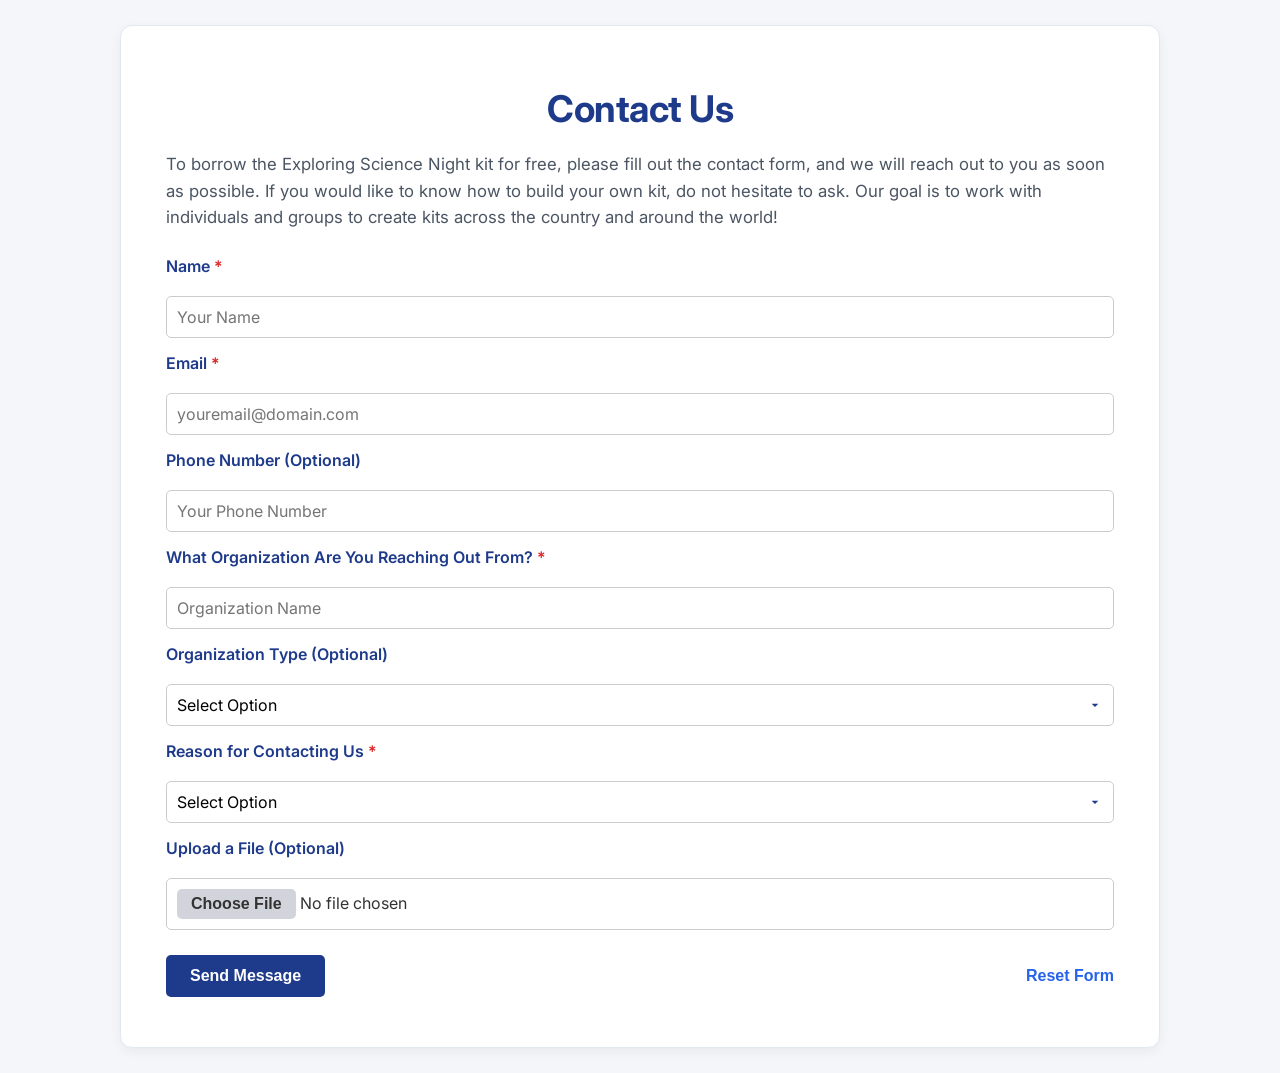
<file: html/contact.html>
<!DOCTYPE html>
<html lang="en">
<head>
  <meta charset="UTF-8">
  <title>Exploring Science Night - Contact Us</title>
  <link href="https://fonts.googleapis.com/css2?family=Inter:wght@400;600;700&display=swap" rel="stylesheet">
  <link rel="stylesheet" href="../index.css">
  <style>
    .lead-text {
      font-size: 1.05rem;
      line-height: 1.6;
      color: #4b5563;
      margin-bottom: 25px;
    }
    #contact-form form {
      display: flex;
      flex-direction: column;
      gap: 15px;
    }
    #contact-form label {
      font-weight: 600;
      margin-bottom: 5px;
      color: #1e3a8a;
    }
    #contact-form label.required::after {
      content: " *";
      color: #dc2626;
    }
    #contact-form input,
    #contact-form textarea {
      padding: 10px;
      font-size: 1rem;
      border: 1px solid #ccc;
      border-radius: 5px;
      width: 100%;
      box-sizing: border-box;
      font-family: inherit;
    }
    #contact-form textarea {
      resize: vertical;
    }
    #buttonRow {
      display: flex;
      justify-content: space-between;
      align-items: center;
      margin-top: 10px;
      width: 100%;
    }
    #submitButton {
      padding: 12px 24px;
      font-size: 1rem;
      font-weight: 600;
      color: #ffffff;
      background-color: #1e3a8a;
      border: none;
      border-radius: 5px;
      cursor: pointer;
      transition: background-color 0.2s;
    }
    #submitButton:hover {
      background-color: #2563eb;
    }
    #resetButton {
      background: none;
      border: none;
      color: #2563eb;
      font-size: 1rem;
      font-weight: 600;
      cursor: pointer;
      text-decoration: none;
      transition: color 0.2s;
      padding: 0;
    }
    #resetButton:hover {
      background-color: transparent !important;
      text-decoration: underline;
    }
    #contact-form select {
      padding: 10px;
      font-size: 1rem;
      border: 1px solid #ccc;
      border-radius: 5px;
      width: 100%;
      box-sizing: border-box;
      background-color: #fff;
      appearance: none;
      -webkit-appearance: none;
      -moz-appearance: none;
      background-image: url("data:image/svg+xml;utf8,<svg fill='%231e3a8a' height='20' viewBox='0 0 24 24' width='20' xmlns='http://www.w3.org/2000/svg'><path d='M7 10l5 5 5-5z'/></svg>");
      background-repeat: no-repeat;
      background-position: right 10px center;
      background-size: 16px;
      cursor: pointer;
      font-family: inherit;
    }
    #contact-form select:hover, #contact-form select:focus {
      border-color: #2563eb;
      box-shadow: 0 0 0 3px rgba(37, 99, 235, 0.2);
      outline: none;
    }
    .otherContainer {
      display: none;
      flex-direction: column;
      gap: 15px;
    }
    #file {
      padding: 10px;
      font-size: 1rem;
      border: 1px solid #ccc;
      border-radius: 5px;
      width: 100%;
      box-sizing: border-box;
      background-color: #fff;
      color: #333;
      cursor: pointer;
      transition: border-color 0.2s, box-shadow 0.2s;
    }
    #file:hover, #file:focus {
      border-color: #2563eb;
      box-shadow: 0 0 0 3px rgba(37, 99, 235, 0.15);
      outline: none;
    }
    #file::-webkit-file-upload-button,
    #file::file-selector-button {
      background: #d1d5db;
      color: #333;
      border: none;
      border-radius: 5px;
      font-weight: 600;
      padding: 6px 14px;
      font-size: 1rem;
      cursor: pointer;
      transition: background 0.2s;
    }
    #file::-webkit-file-upload-button:hover,
    #file::file-selector-button:hover {
      background: #babdc2;
    }
    #formResponse {
      margin-top: 15px;
      font-weight: 600;
    }
  </style>
</head>
<body class="frame-body">
  <div id="container">
    <h1>Contact Us</h1>
    <p class="lead-text">To borrow the Exploring Science Night kit for free, please fill out the contact form, and we will reach out to you as soon as possible. If you would like to know how to build your own kit, do not hesitate to ask. Our goal is to work with individuals and groups to create kits across the country and around the world!</p>
    <div id="contact-form">
      <form id="contactForm" data-form-id="xblzgraw">
        <label for="name" class="required">Name</label>
        <input type="text" id="name" name="Name:" required placeholder="Your Name">

        <label for="email" class="required">Email</label>
        <input type="text" id="email" name="Email:" required placeholder="youremail@domain.com">

        <label for="phoneNumber">Phone Number (Optional)</label>
        <input type="text" id="phoneNumber" name="Phone Number:" placeholder="Your Phone Number">

        <label for="organization" class="required">What Organization Are You Reaching Out From?</label>
        <input type="text" id="organization" name="Organization:" required placeholder="Organization Name">

        <label for="organization-type">Organization Type (Optional)</label>
        <select name="Organization Type:" id="organization-type">
          <option value="Prefer Not to Say" selected hidden>Select Option</option>
          <option value="Class/School">Class/School</option>
          <option value="Other">Other</option>
          <option value="Prefer Not to Say">Prefer Not to Say</option>
        </select>
        <div class="otherContainer">
          <label for="otherOrgType" class="required">Specify Your Organization Type:</label>
          <input type="text" id="otherOrgType" name="Specific Organization Type:" required placeholder="Organization Type">
        </div>

        <label for="reason" class="required">Reason for Contacting Us</label>
        <select name="Reason For Contacting:" id="reason">
          <option value="" disabled selected hidden>Select Option</option>
          <option value="Want to Borrow Kit">Borrow a Kit (Seattle Area Only)</option>
          <option value="Want to Build A Kit">Want to Build a Kit</option>
          <option value="Just Saying Hi">Just Saying Hi</option>
          <option value="Other. See Below">Other</option>
        </select>
        <div class="otherContainer">
          <label for="otherReason" class="required">Specify Your Reason for Contacting Us:</label>
          <textarea id="otherReason" name="Specific Reason for Contacting:" rows="5" required placeholder="Reason For Contacting Us"></textarea>
        </div>

        <label for="file">Upload a File (Optional)</label>
        <input type="file" id="file" name="File:">

        <div id="buttonRow">
          <button type="submit" id="submitButton">Send Message</button>
          <button type="reset" id="resetButton">Reset Form</button>
        </div>
      </form>
      <div id="formResponse"></div>
    </div>
  </div>

  <script>
    const toggles = [
      { select: document.getElementById("organization-type"), container: document.querySelectorAll(".otherContainer")[0], input: document.getElementById("otherOrgType"), trigger: "Other" },
      { select: document.getElementById("reason"), container: document.querySelectorAll(".otherContainer")[1], input: document.getElementById("otherReason"), trigger: "Other. See Below" }
    ];

    toggles.forEach(t => {
      t.select.addEventListener("change", function() {
        if (t.select.value === t.trigger) {
          t.container.style.display = "flex";
          t.input.required = true;
        } else {
          t.container.style.display = "none";
          t.input.required = false;
          t.input.value = "";
        }
      });
    });

    document.getElementById("contactForm").addEventListener("reset", function() {
      setTimeout(() => {
        toggles.forEach(t => {
          if (t && t.container) {
            t.container.style.display = "none";
          }
          if (t && t.input) {
            t.input.required = false;
            try { t.input.value = ""; } catch (e) {}
          }
        });
        const responseDiv = document.getElementById("formResponse");
        if (responseDiv) responseDiv.textContent = "";
      }, 0);
    });
    
    document.getElementById("contactForm").addEventListener("submit", function(e) {
      e.preventDefault();
      const form = e.target;
      const formData = new FormData(form);
      const formId = form.dataset.formId;
      const responseDiv = document.getElementById("formResponse");
      fetch(`https://formspree.io/f/${formId}`, {
        method: "POST",
        body: formData,
        headers: {
          'Accept': 'application/json'
        }
      })
      .then(response => response.json())
      .then(data => {
        if (data.ok) {
          responseDiv.style.color = 'green';
          responseDiv.textContent = "Your message has been sent! We will respond as soon as possible.";
          form.reset();
          toggles.forEach(t => {
            t.container.style.display = "none";
            t.input.required = false;
            t.input.value = "";
          });
        } else {
          responseDiv.style.color = 'red';
          responseDiv.textContent = "Oops! Please ensure that you have provided a valid email.";
        }
      })
      .catch(error => {
        responseDiv.style.color = 'red';
        responseDiv.textContent = "Oops! We have encountered an issue. Please reload the page and try again. If the issue persists, email 'exploringsciencenight@gmail.com' to get help.";
        console.error(error);
      });
    });
  </script>
</body>
</html>
</file>
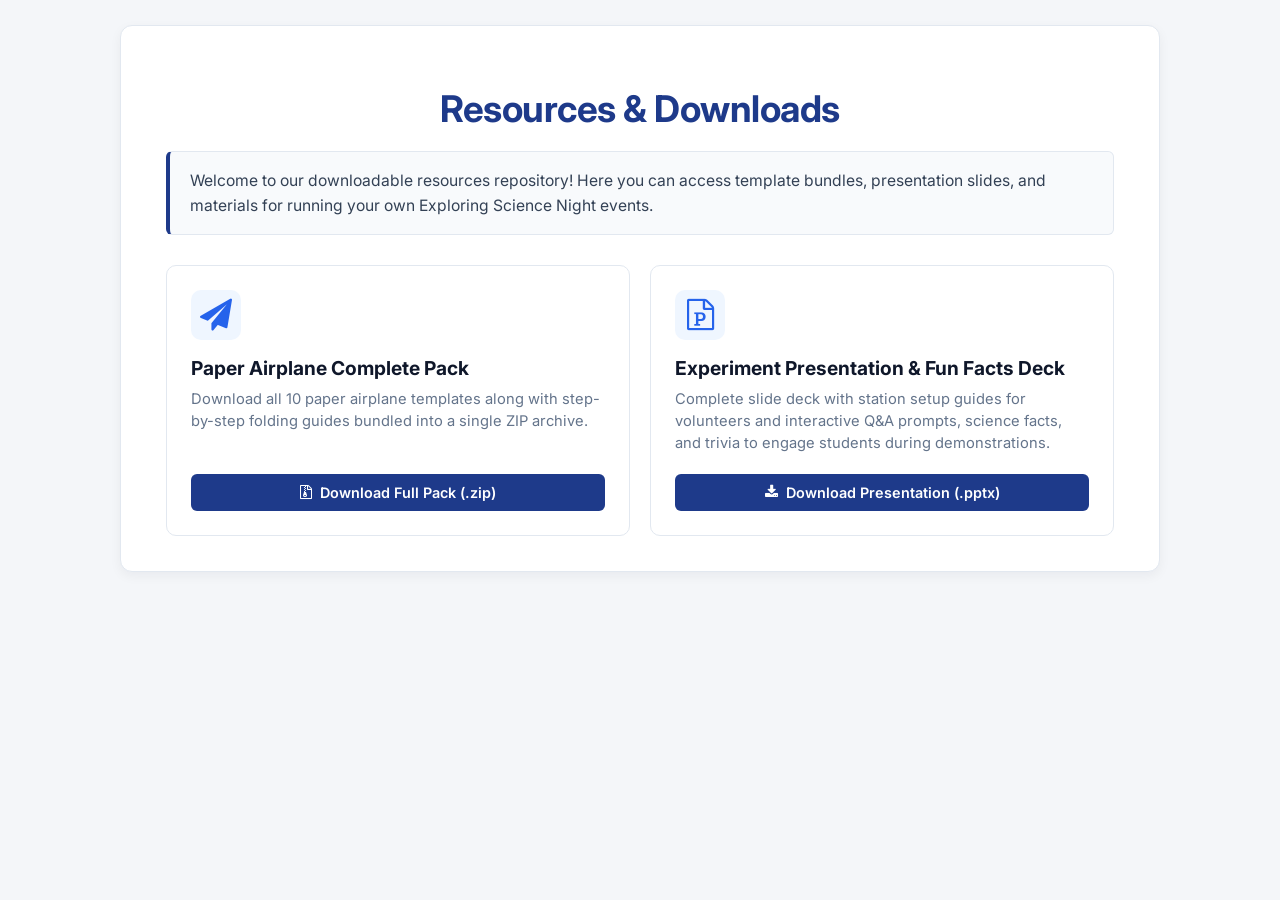
<file: html/downloads.html>
<!DOCTYPE html>
<html lang="en">
<head>
  <meta charset="UTF-8">
  <title>Exploring Science Night - Downloads</title>
  <link rel="stylesheet" href="https://cdnjs.cloudflare.com/ajax/libs/font-awesome/4.7.0/css/font-awesome.min.css">
  <link href="https://fonts.googleapis.com/css2?family=Inter:wght@400;500;600;700&display=swap" rel="stylesheet">
  <link rel="stylesheet" href="../index.css">
  <style>
    .download-grid {
      display: grid;
      grid-template-columns: repeat(auto-fit, minmax(280px, 1fr));
      gap: 20px;
      margin-top: 25px;
    }

    .download-card {
      background: #ffffff;
      border: 1px solid #e2e8f0;
      border-radius: 10px;
      padding: 24px;
      display: flex;
      flex-direction: column;
      justify-content: space-between;
      transition: border-color 0.2s ease, box-shadow 0.2s ease, transform 0.2s ease;
    }

    .download-card:hover {
      border-color: #cbd5e1;
      box-shadow: 0 4px 12px rgba(0,0,0,0.05);
      transform: translateY(-2px);
    }

    .card-icon {
      font-size: 2rem;
      color: #2563eb;
      background: #eff6ff;
      width: 50px;
      height: 50px;
      border-radius: 10px;
      display: flex;
      align-items: center;
      justify-content: center;
      margin-bottom: 16px;
    }

    .download-card h3 {
      margin: 0 0 8px 0;
      color: #0f172a;
      font-size: 1.2rem;
    }

    .download-card p {
      font-size: 0.92rem;
      color: #64748b;
      margin-bottom: 20px;
      line-height: 1.5;
    }

    .dl-btn {
      display: inline-flex;
      align-items: center;
      justify-content: center;
      gap: 8px;
      background: #1e3a8a;
      color: #ffffff;
      text-decoration: none;
      font-weight: 600;
      padding: 10px 16px;
      border-radius: 6px;
      font-size: 0.9rem;
      transition: background 0.2s ease;
    }

    .dl-btn:hover {
      background: #2563eb;
    }
  </style>
</head>
<body class="frame-body">

  <div id="container">
    <h1>Resources & Downloads</h1>

    <div class="banner-note">
      Welcome to our downloadable resources repository! Here you can access template bundles, presentation slides, and materials for running your own Exploring Science Night events.
    </div>

    <div class="download-grid">
      
      <div class="download-card">
        <div>
          <div class="card-icon">
            <i class="fa fa-paper-plane"></i>
          </div>
          <h3>Paper Airplane Complete Pack</h3>
          <p>
            Download all 10 paper airplane templates along with step-by-step folding guides bundled into a single ZIP archive.
          </p>
        </div>
        <a href="../downloadable_items/Paper Airplane Templates.zip" download class="dl-btn">
          <i class="fa fa-file-archive-o"></i> Download Full Pack (.zip)
        </a>
      </div>

      <div class="download-card">
        <div>
          <div class="card-icon">
            <i class="fa fa-file-powerpoint-o"></i>
          </div>
          <h3>Experiment Presentation & Fun Facts Deck</h3>
          <p>Complete slide deck with station setup guides for volunteers and interactive Q&A prompts, science facts, and trivia to engage students during demonstrations.</p>          
        </div>
        <a href="../downloadable_items/Experiment Instructions.pptx" download class="dl-btn">
          <i class="fa fa-download"></i> Download Presentation (.pptx)
        </a>
      </div>

    </div>
  </div>

</body>
</html>
</file>
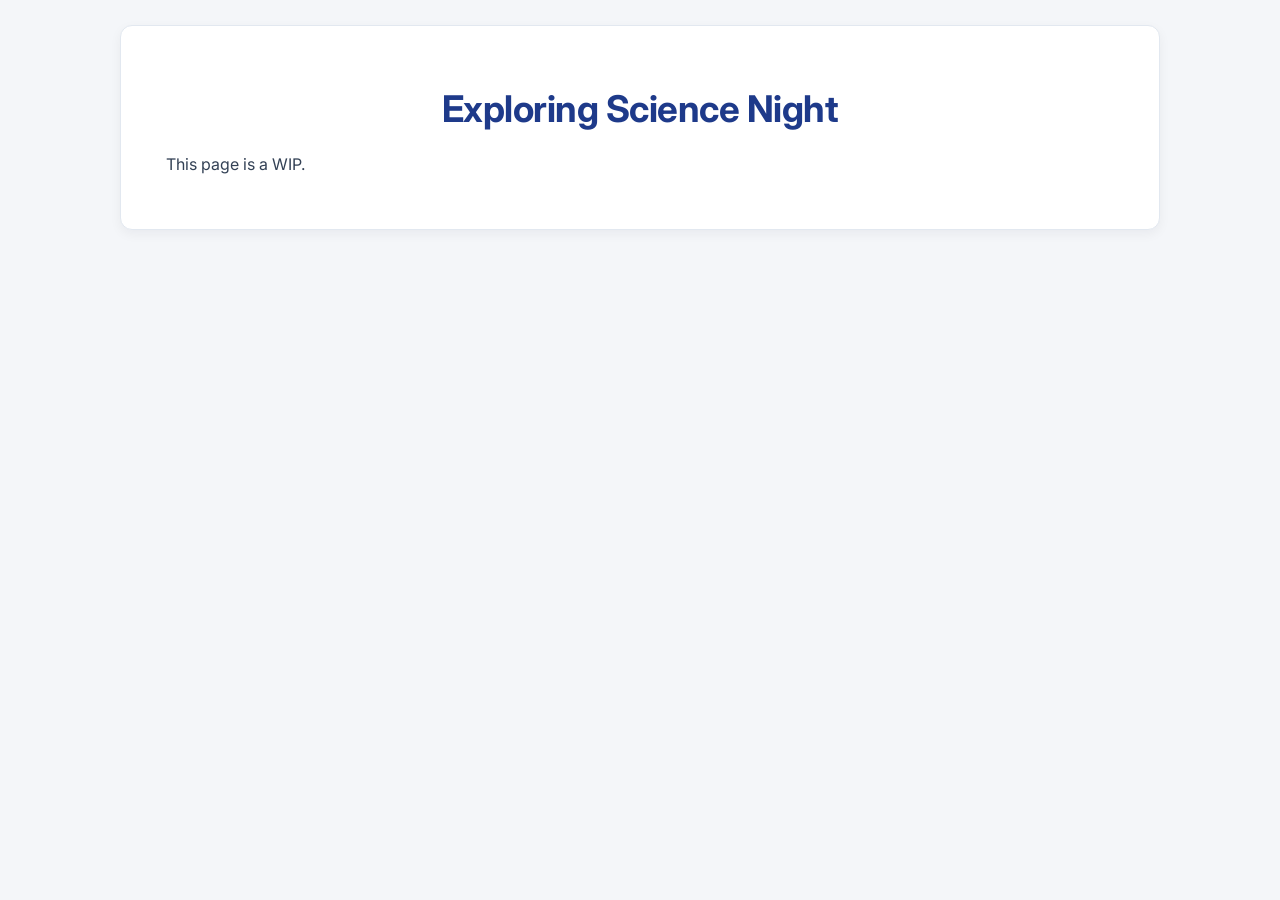
<file: html/home.html>
<!DOCTYPE html>
<html lang="en">
<head>
  <meta charset="UTF-8">
  <title>Exploring Science Night</title>
  <link rel="stylesheet" href="https://cdnjs.cloudflare.com/ajax/libs/font-awesome/4.7.0/css/font-awesome.min.css">
  <link href="https://fonts.googleapis.com/css2?family=Inter:wght@400;500;600;700&display=swap" rel="stylesheet">
  <link rel="stylesheet" href="../index.css">
</head>
<body class="frame-body">
    <div id="container">
        <h1>Exploring Science Night</h1>
        <p>This page is a WIP.</p>
    </div>
</body>
</html>
</file>
<file: index.css>
html, body {
  margin: 0;
  padding: 0;
  font-family: 'Inter', sans-serif;
  background: #f4f6f9;
  color: #1e293b;
}

body.index-body {
  height: 100vh;
  display: flex;
  flex-direction: column;
  overflow: hidden;
}

body.frame-body {
  background: #f4f6f9;
}

nav {
  background: #ffffff;
  border-bottom: 2px solid #e2e8f0;
  padding: 12px 8vw;
  display: flex;
  align-items: center;
  justify-content: space-between;
  flex-wrap: wrap;
  position: relative;
  z-index: 1000;
  box-sizing: border-box;
  flex-shrink: 0;
}

#logo {
  height: 48px;
  width: auto;
  transition: transform 0.2s ease;
}

#logo:hover {
  transform: scale(1.02);
}

nav ul {
  list-style: none;
  margin: 0;
  padding: 0;
  display: flex;
  justify-content: center;
  gap: 25px;
  flex-wrap: wrap;
}

nav ul li a {
  text-decoration: none;
  color: #1e3a8a;
  font-size: 1.25rem;
  font-weight: 600;
  padding: 6px 4px;
  transition: color 0.2s ease, border-bottom 0.2s ease;
  border-bottom: 2px solid transparent;
  cursor: pointer;
}

nav ul li a.active {
  color: #11801f;
  border-bottom: 2px solid #11801f;
  background: transparent;
}

nav ul li a:hover:not(.active) {
  color: #2563eb;
  border-bottom: 2px solid #2563eb;
}

.hamburger {
  display: none;
  flex-direction: column;
  gap: 5px;
  cursor: pointer;
}

.hamburger div {
  width: 24px;
  height: 3px;
  background: #1e3a8a;
  border-radius: 2px;
}

@media (max-width: 850px) {
  .hamburger {
    display: flex;
  }
  nav ul {
    display: none;
    flex-direction: column;
    position: absolute;
    top: 100%;
    right: 8vw;
    background: #ffffff;
    border: 1px solid #cbd5e1;
    border-radius: 8px;
    box-shadow: 0 10px 15px -3px rgba(0,0,0,0.1);
    width: max-content;
    overflow: hidden;
    padding: 8px 0;
    gap: 0;
  }
  nav ul.show {
    display: flex;
  }
  nav ul li a {
    border-radius: 0;
    padding: 10px 20px;
  }
}

#content-frame {
  width: 100%;
  flex: 1;
  border: none;
  display: block;
}

footer {
  background: #f8fafc;
  border-top: 1px solid #e2e8f0;
  padding: 14px 0;
  display: flex;
  align-items: center;
  box-sizing: border-box;
  flex-shrink: 0;
  z-index: 1000;
  transition: all 0.2s ease;
}

.footer-content {
  width: 100%;
  max-width: 1040px;
  margin: 0 auto;
  padding: 0 45px;
  display: flex;
  justify-content: center;
  align-items: center;
  font-size: 0.88rem;
  color: #64748b;
  box-sizing: border-box;
}

.copyright-text strong {
  color: #1e3a8a;
  font-weight: 600;
}

.back-to-top {
  display: none;
  opacity: 0;
  color: #1e3a8a;
  text-decoration: none;
  font-weight: 600;
  font-size: 0.85rem;
  align-items: center;
  gap: 6px;
  background: #ffffff;
  border: 1px solid #cbd5e1;
  padding: 5px 12px;
  border-radius: 20px;
  transition: all 0.2s ease;
  box-shadow: 0 1px 2px rgba(0, 0, 0, 0.04);
}

.back-to-top:hover {
  color: #2563eb;
  border-color: #2563eb;
  background: #eff6ff;
  transform: translateY(-1px);
}

footer.has-scroll .footer-content {
  justify-content: space-between;
}

footer.has-scroll .back-to-top {
  display: inline-flex;
  opacity: 1;
}

#container {
  max-width: 1040px;
  margin: 25px auto;
  padding: 35px 45px;
  background: #ffffff;
  border-radius: 12px;
  border: 1px solid #e2e8f0;
  box-shadow: 0 4px 12px rgba(15, 23, 42, 0.05);
  box-sizing: border-box;
}

h1 {
  text-align: center;
  color: #1e3a8a;
  margin-bottom: 20px;
  font-size: 2.3rem;
  font-weight: 700;
  letter-spacing: -0.5px;
}

p {
  line-height: 1.7;
  color: #334155;
  margin-top: 0;
}

.banner-note {
  background: #f8fafc;
  border: 1px solid #e2e8f0;
  border-left: 4px solid #1e3a8a;
  padding: 16px 20px;
  border-radius: 6px;
  margin-bottom: 30px;
  color: #334155;
  font-size: 0.98rem;
  line-height: 1.6;
}

@media (max-width: 600px) {
  #container {
    padding: 20px 18px;
    margin: 15px auto;
  }
  .footer-content {
    padding: 0 18px;
    font-size: 0.82rem;
  }
}
</file>
